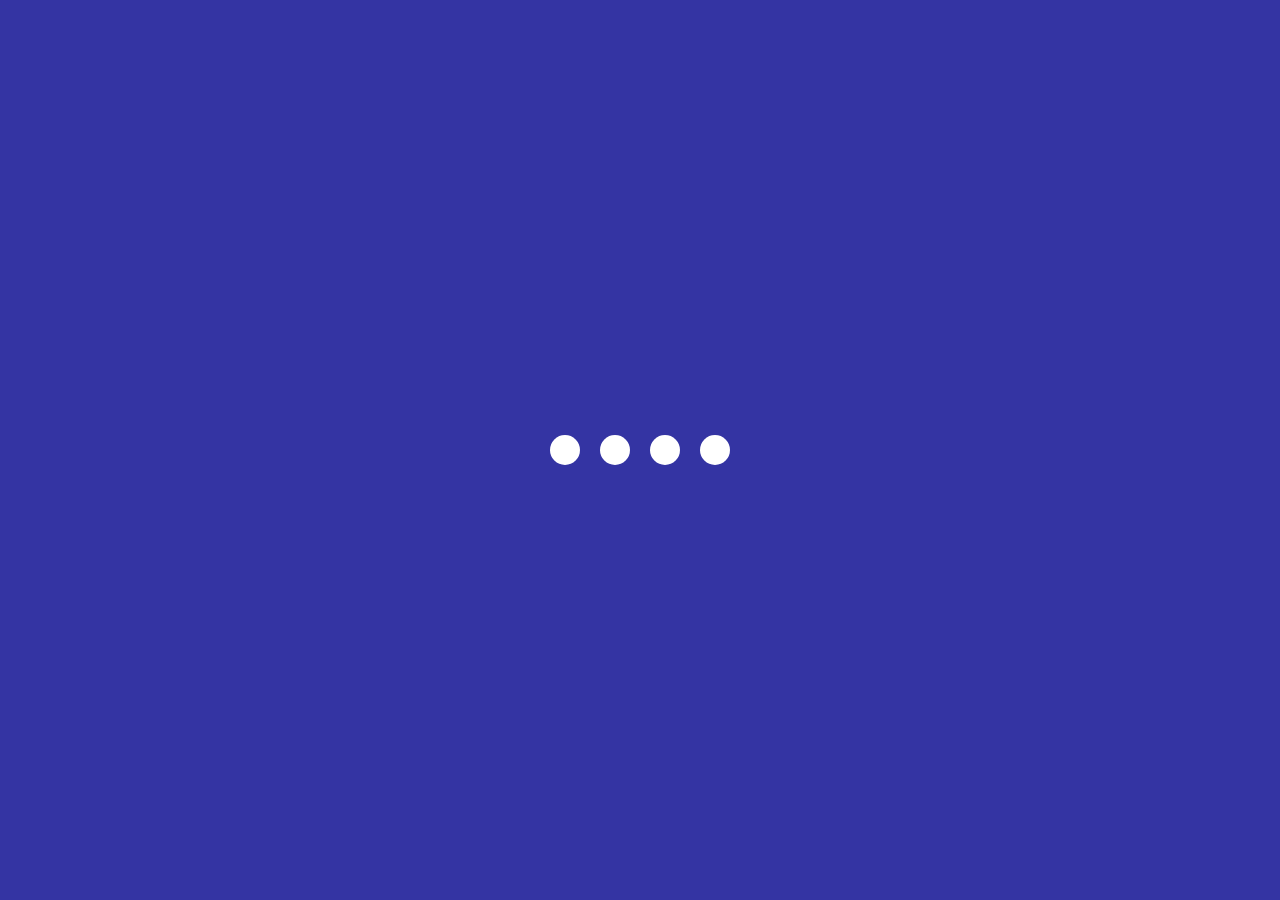
<file: Loading-Animation/index.html>
<!DOCTYPE html>
<html lang="en">
  <head>
    <meta charset="UTF-8" />
    <meta name="viewport" content="width=device-width, initial-scale=1.0" />
    <link rel="stylesheet" href="style.css" />
    <title>Loading Animation</title>
  </head>
  <body>
    <section class="wrapper">
      <div class="loader">
        <div class="loading one"></div>
        <div class="loading two"></div>
        <div class="loading three"></div>
        <div class="loading four"></div>
      </div>
    </section>
  </body>
</html>
</file>
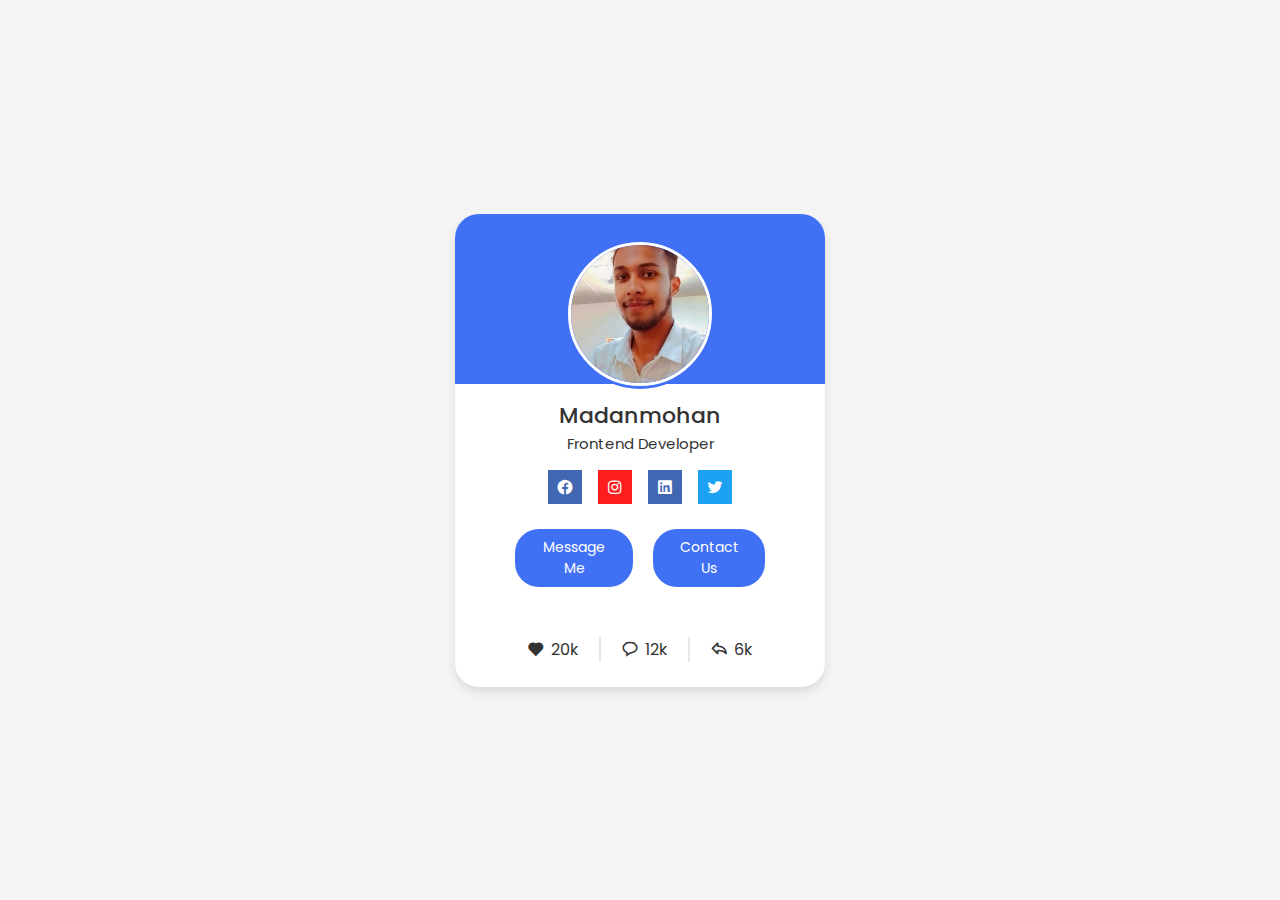
<file: Profile-Card/index.html>
<!DOCTYPE html>
<html lang="en">
<head>
    <meta charset="UTF-8">
    <meta name="viewport" content="width=device-width, initial-scale=1.0">
    <link rel="stylesheet" href="style.css">
    <link href='https://unpkg.com/boxicons@2.1.4/css/boxicons.min.css' rel='stylesheet'>

    <title>Profle Card Project</title>
</head>
<body>
    <div class="profile-card">
        <div class="image">
            <img src="profile.jpg" alt="" class="profile-img">
        </div>
        <div class="text-data">
            <span class="name">Madanmohan</span>
            <span class="job">Frontend Developer</span>
        </div>
        <div class="media-buttons">
            <a href="#" style="background-color: #4267b2;" class="links">
                <i class='bx bxl-facebook-circle'></i>
            </a>
            <a href="#"style="background-color: #FD1D1D;" class="links">
                <i class='bx bxl-instagram' ></i>
            </a>
            <a href="#" style="background-color: #4267b2;"class="links">
                <i class='bx bxl-linkedin-square' ></i>
            </a>
            <a href="#" style="background-color: #1da1f2;"class="links">
                <i class='bx bxl-twitter' ></i>
            </a>
        </div>
        <div class="buttons">
            <button class="button">Message Me</button>
            <button class="button">Contact Us</button>
        </div>
        <div class="analytics">
            <div class="data">
                <i class='bx bxs-heart' ></i>
                <span class="number">20k</span>
            </div>
            <div class="data">
                <i class='bx bx-message-rounded' ></i>
                <span class="number">12k</span>
            </div>
            <div class="data">
                <i class='bx bx-share' ></i>
                <span class="number">6k</span>
            </div>
        </div>
    </div>
</body>
</html>
</file>
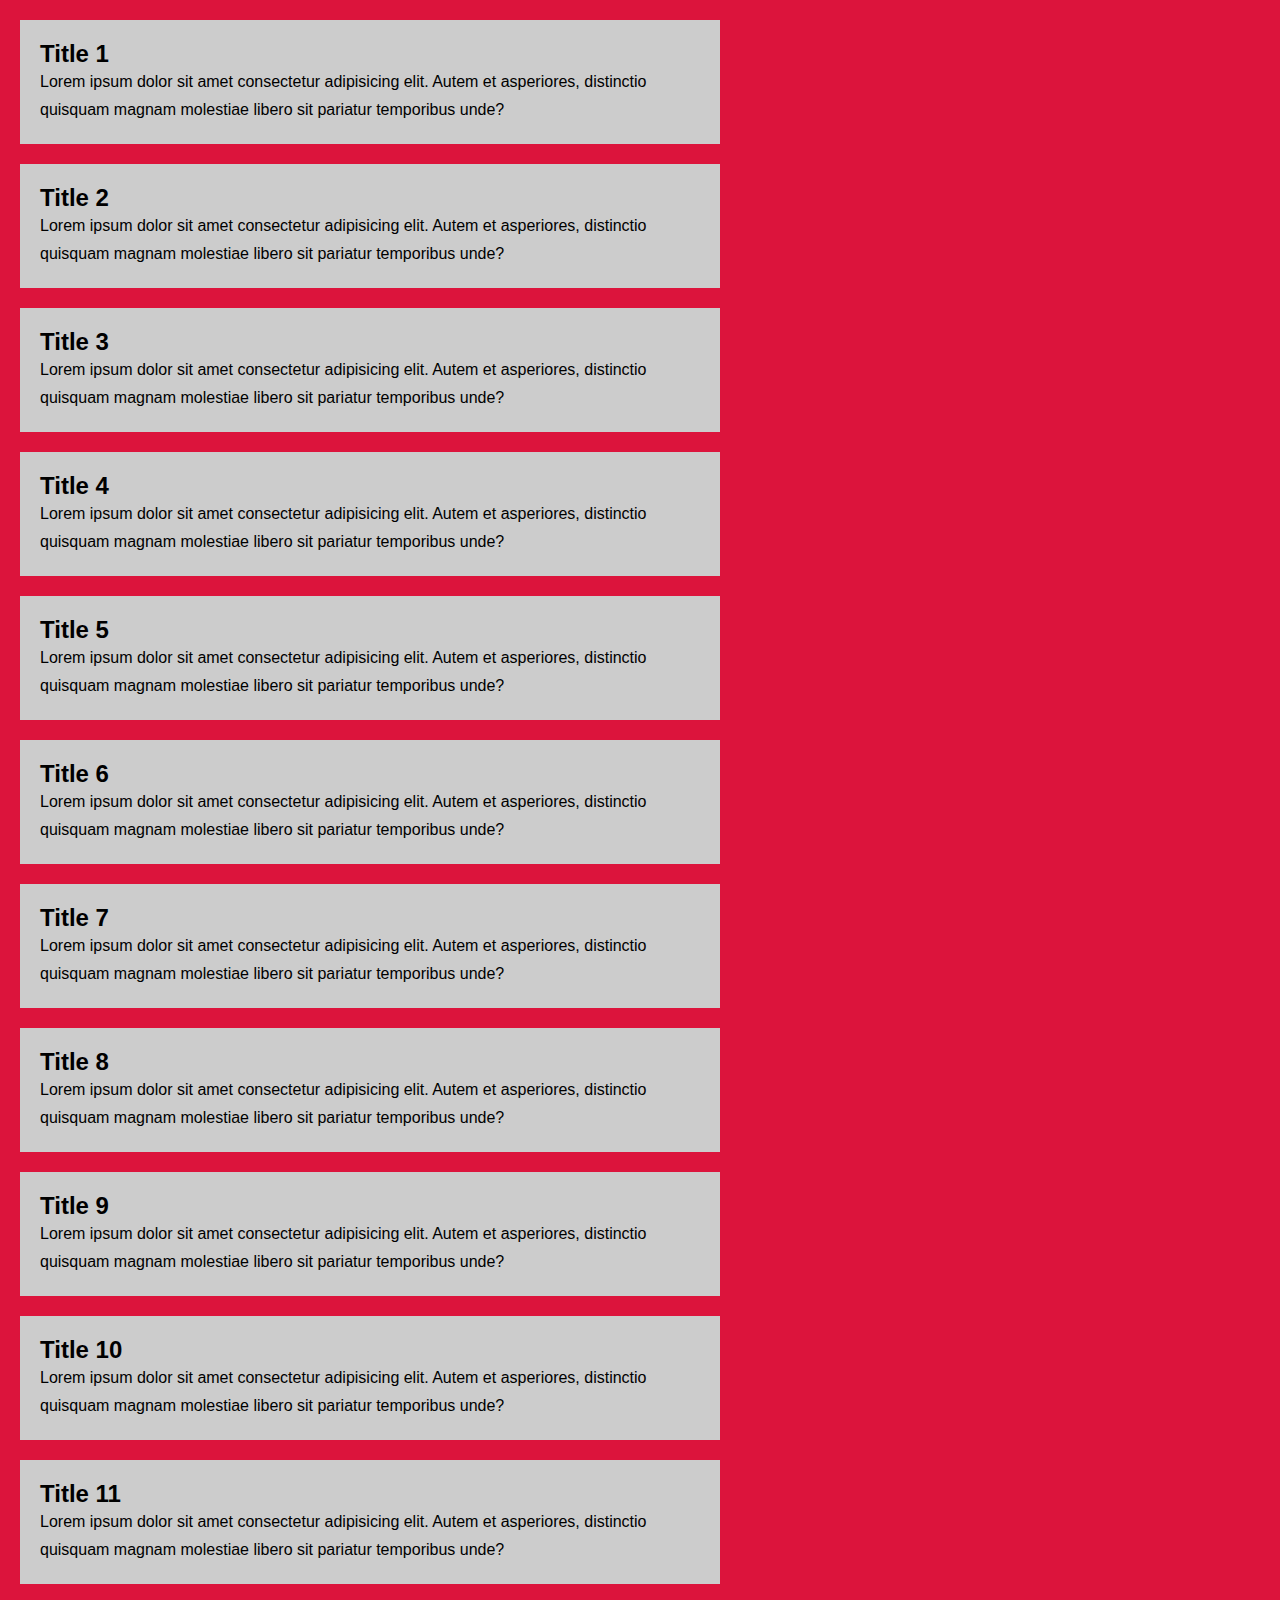
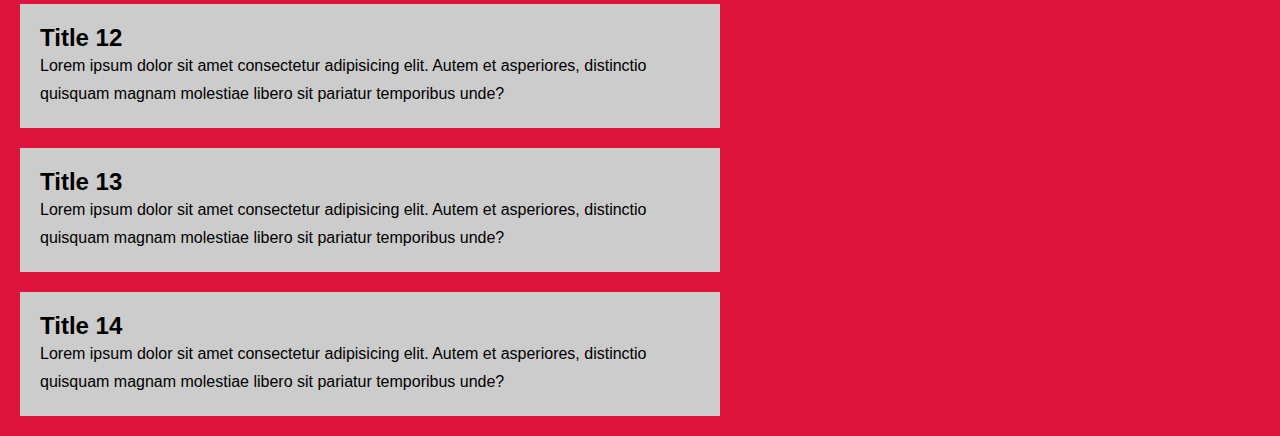
<file: Scrollbar/index.html>
<!DOCTYPE html>
<html lang="en">
  <head>
    <meta charset="UTF-8" />
    <meta name="viewport" content="width=device-width, initial-scale=1.0" />
    <link rel="stylesheet" href="style.css" />
    <title>Scrollbar</title>
  </head>
  <body>
    <section>
      <div class="card">
        <h2 class="card-title">Title 1</h2>
        <p>
          Lorem ipsum dolor sit amet consectetur adipisicing elit. Autem et
          asperiores, distinctio quisquam magnam molestiae libero sit pariatur
          temporibus unde?
        </p>
      </div>
      <div class="card">
        <h2 class="card-title">Title 2</h2>
        <p>
          Lorem ipsum dolor sit amet consectetur adipisicing elit. Autem et
          asperiores, distinctio quisquam magnam molestiae libero sit pariatur
          temporibus unde?
        </p>
      </div>
      <div class="card">
        <h2 class="card-title">Title 3</h2>
        <p>
          Lorem ipsum dolor sit amet consectetur adipisicing elit. Autem et
          asperiores, distinctio quisquam magnam molestiae libero sit pariatur
          temporibus unde?
        </p>
      </div>
      <div class="card">
        <h2 class="card-title">Title 4</h2>
        <p>
          Lorem ipsum dolor sit amet consectetur adipisicing elit. Autem et
          asperiores, distinctio quisquam magnam molestiae libero sit pariatur
          temporibus unde?
        </p>
      </div>
      <div class="card">
        <h2 class="card-title">Title 5</h2>
        <p>
          Lorem ipsum dolor sit amet consectetur adipisicing elit. Autem et
          asperiores, distinctio quisquam magnam molestiae libero sit pariatur
          temporibus unde?
        </p>
      </div>
      <div class="card">
        <h2 class="card-title">Title 6</h2>
        <p>
          Lorem ipsum dolor sit amet consectetur adipisicing elit. Autem et
          asperiores, distinctio quisquam magnam molestiae libero sit pariatur
          temporibus unde?
        </p>
      </div>
      <div class="card">
        <h2 class="card-title">Title 7</h2>
        <p>
          Lorem ipsum dolor sit amet consectetur adipisicing elit. Autem et
          asperiores, distinctio quisquam magnam molestiae libero sit pariatur
          temporibus unde?
        </p>
      </div>
      <div class="card">
        <h2 class="card-title">Title 8</h2>
        <p>
          Lorem ipsum dolor sit amet consectetur adipisicing elit. Autem et
          asperiores, distinctio quisquam magnam molestiae libero sit pariatur
          temporibus unde?
        </p>
      </div>
      <div class="card">
        <h2 class="card-title">Title 9</h2>
        <p>
          Lorem ipsum dolor sit amet consectetur adipisicing elit. Autem et
          asperiores, distinctio quisquam magnam molestiae libero sit pariatur
          temporibus unde?
        </p>
      </div>
      <div class="card">
        <h2 class="card-title">Title 10</h2>
        <p>
          Lorem ipsum dolor sit amet consectetur adipisicing elit. Autem et
          asperiores, distinctio quisquam magnam molestiae libero sit pariatur
          temporibus unde?
        </p>
      </div>
      <div class="card">
        <h2 class="card-title">Title 11</h2>
        <p>
          Lorem ipsum dolor sit amet consectetur adipisicing elit. Autem et
          asperiores, distinctio quisquam magnam molestiae libero sit pariatur
          temporibus unde?
        </p>
      </div>
      <div class="card">
        <h2 class="card-title">Title 12</h2>
        <p>
          Lorem ipsum dolor sit amet consectetur adipisicing elit. Autem et
          asperiores, distinctio quisquam magnam molestiae libero sit pariatur
          temporibus unde?
        </p>
      </div>
      <div class="card">
        <h2 class="card-title">Title 13</h2>
        <p>
          Lorem ipsum dolor sit amet consectetur adipisicing elit. Autem et
          asperiores, distinctio quisquam magnam molestiae libero sit pariatur
          temporibus unde?
        </p>
      </div>
      <div class="card">
        <h2 class="card-title">Title 14</h2>
        <p>
          Lorem ipsum dolor sit amet consectetur adipisicing elit. Autem et
          asperiores, distinctio quisquam magnam molestiae libero sit pariatur
          temporibus unde?
        </p>
      </div>
    </section>
  </body>
</html>
</file>
<file: Profile-Card/style.css>
/* Font - Google Poppins */
@import url('https://fonts.googleapis.com/css2?family=Poppins:ital,wght@0,300;0,400;0,500;0,600;1,300&display=swap');

*{
    margin: 0;
    padding: 0;
    box-sizing: border-box;
    font-family: "Poppins", sans-serif;
}
body{
    height: 100vh;
    display: flex;
    align-items: center;
    justify-content: center;
    background-color: #f4f4f4;
}
.profile-card{
    display: flex;
    flex-direction: column;
    align-items: center;
    max-width: 370px;
    width: 100%;
    background: #fff;
    border-radius: 24px;
    padding: 25px;
    box-shadow: 0 5px 10px rgba(0, 0, 0, 0.1);
    position: relative;
}
.profile-card::before{
    content: '';
    position: absolute;
    top: 0;
    left: 0;
    height: 36%;
    width: 100%;
    border-radius: 24px 24px 0 0;
    background-color: #4070f4;
}
.image{
    position: relative;
    height: 150px;
    width: 150px;
    border-radius: 50%;
    background-color: #4070f4;
    padding: 3px;
    margin-bottom: 10px;
}
.image .profile-img{
    height: 100%;
    width: 100%;
    object-fit: cover;
    border-radius: 50%;
    border: 3px solid #fff;
}

.profile-card .text-data{
    display: flex;
    flex-direction: column;
    align-items: center;
    color: #333;
}
.text-data .name{
    font-size: 22px;
    font-weight: 500;
}
.text-data .job{
    font-size: 15px;
    font-weight: 400;
}

.profile-card .media-buttons{
    display: flex;
    align-items: center;
    margin-top: 15px;
}

.media-buttons .links{
    display: flex;
    align-items: center;
    justify-content: center;
    color: #fff;
    font-size: 18px;
    height: 34px;
    width: 34px;
    margin: 0 8px;
    background-color: #4070f4;
    text-decoration: none;
}

.profile-card .buttons{
    display: flex;
    align-items: center;
    margin: 25px;
}
.buttons .button{
    color: #fff;
    font-size: 14px;
    font-weight: 400;
    border: none;
    border-radius: 24px;
    margin: 0 10px;
    padding: 8px 24px;
    background-color: #4070f4;
    cursor: pointer;
    transition: all 0.3s ease;
}
.buttons .button:hover{
    background-color: #0e4bf1;
}

.profile-card .analytics{
    display: flex;
    align-items: center;
    margin-top: 25px;
}

.analytics .data{
    display: flex;
    align-items: center;
    color: #333;
    padding: 0 20px;
    border-right: 2px solid #e7e7e7;
}
.data i{
    font-size: 18px;
    margin-right: 6px;
}
.data:last-child{
    border-right: none;
}
</file>
<file: Scrollbar/style.css>
* {
  padding: 0;
  margin: 0;
  box-sizing: border-box;
  font-family: sans-serif;
}
body {
  background-color: crimson;
}

.card {
  width: 700px;
  background-color: #ccc;
  padding: 20px;
  margin: 20px;
  font-family: sans-serif;
  line-height: 28px;
}

/* Scrollbar */

::-webkit-scrollbar {
  background-color: transparent;
  width: 15px;
}

::-webkit-scrollbar-thumb {
  background: linear-gradient(#4158d0, #c850c0, #ffcc70);
  border-radius: 10px;
}
</file>
<file: Loading-Animation/style.css>
/* reset all styles */
* {
  margin: 0;
  padding: 0;
  box-sizing: border-box;
}

/* give background-color to body */
body {
  background-color: #00008bcb;
}

.wrapper {
  display: flex;
  align-items: center;
  justify-content: center;
  min-height: 100vh;
}

.wrapper .loader {
  display: flex;
  justify-content: space-between;
  padding: 0 20px;
}

.loader .loading {
  background-color: #fff;
  width: 30px;
  height: 30px;
  border-radius: 50%;
  margin: 0 10px;
  animation: load 0.8s ease infinite;
}

.loader .loading.one {
  animation-delay: 0.3s;
}
.loader .loading.two {
  animation-delay: 0.4s;
}
.loader .loading.three {
  animation-delay: 0.5s;
}

@keyframes load {
  0% {
    width: 30px;
    height: 30px;
  }
  50% {
    width: 20px;
    height: 20px;
  }
}
</file>
